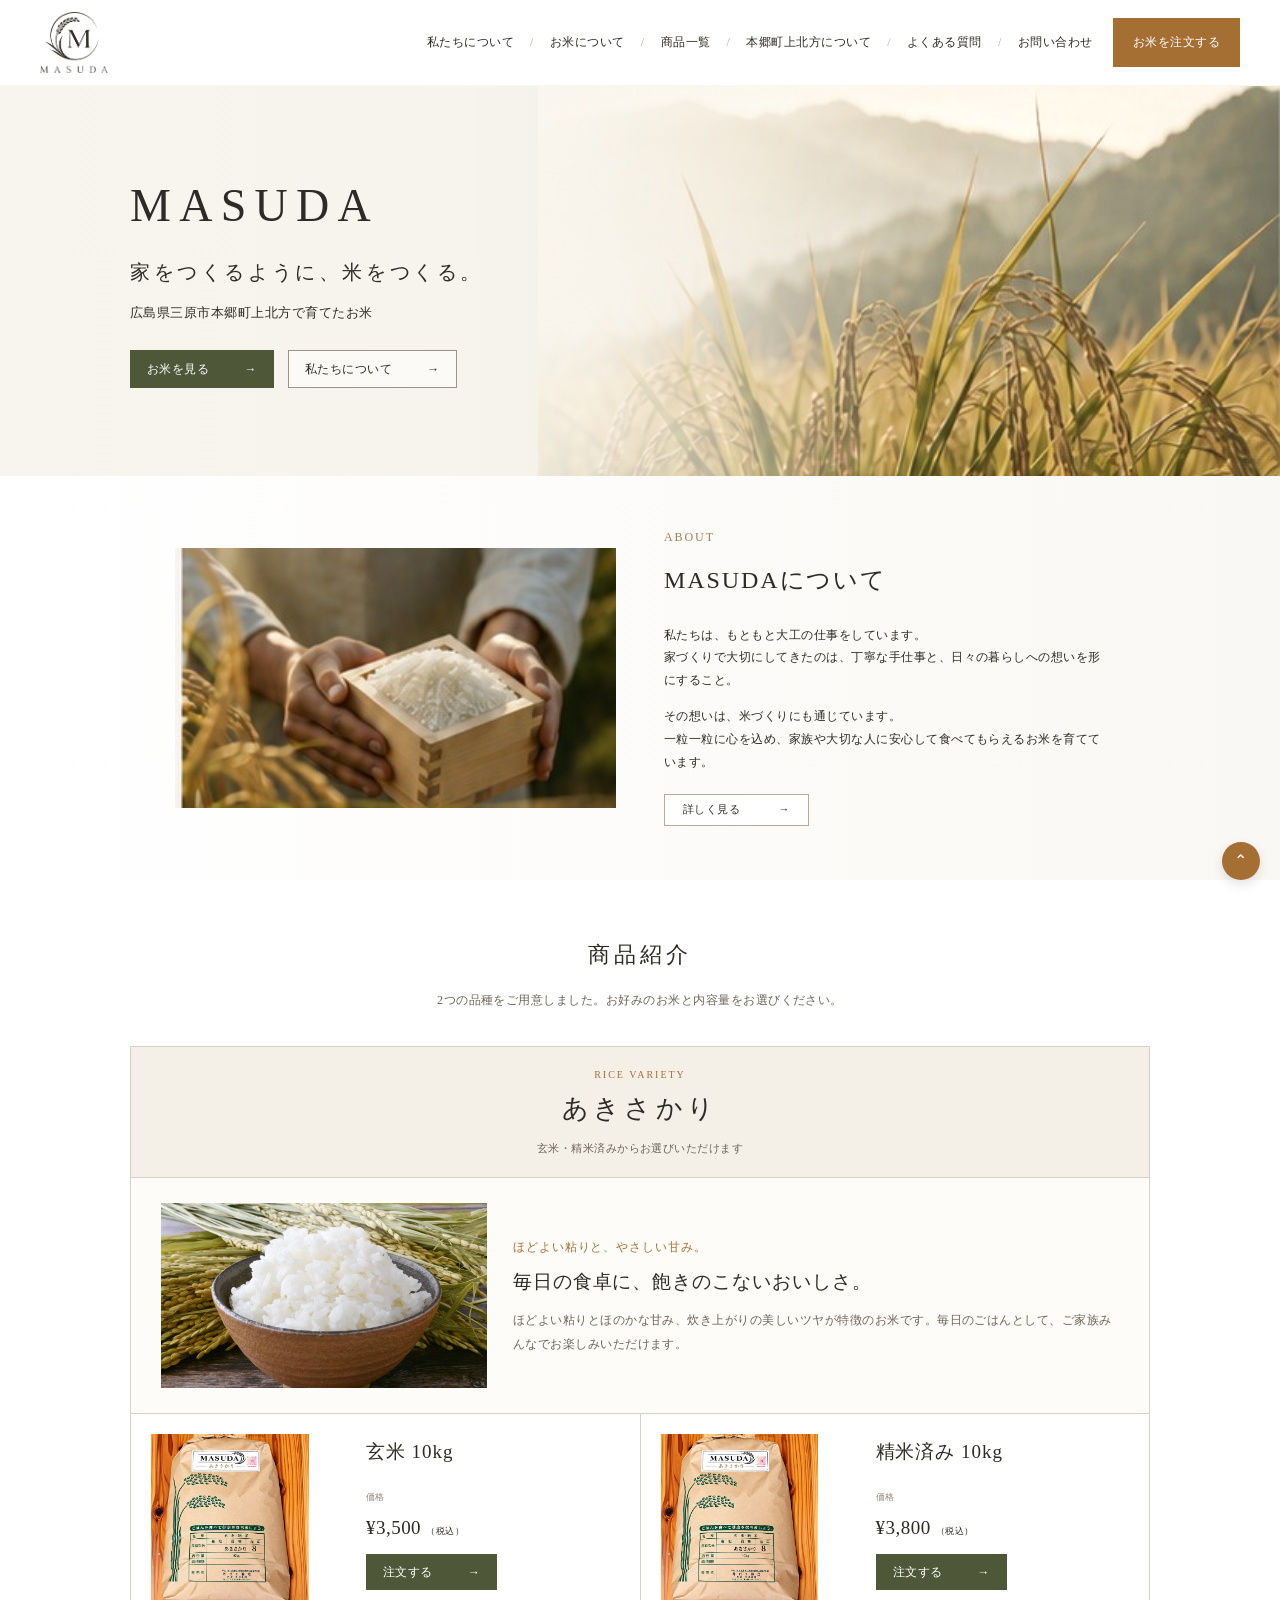
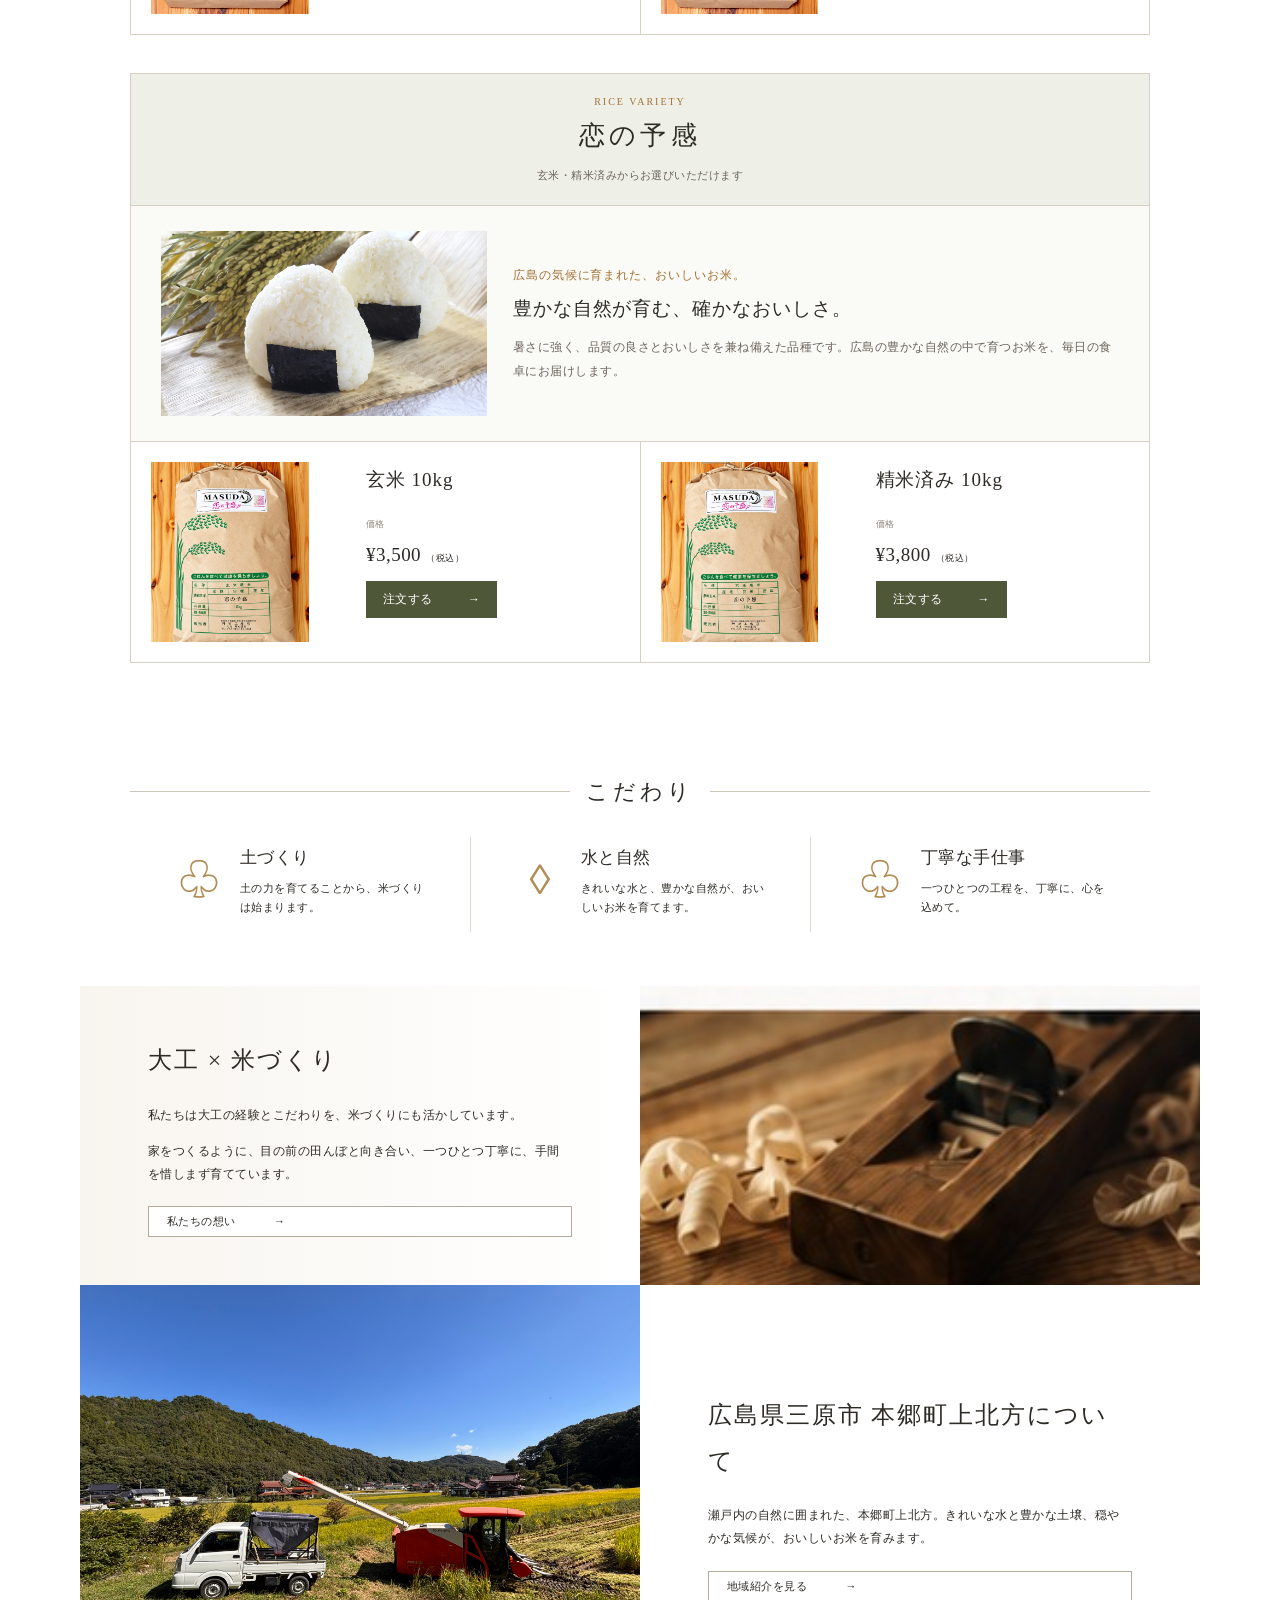
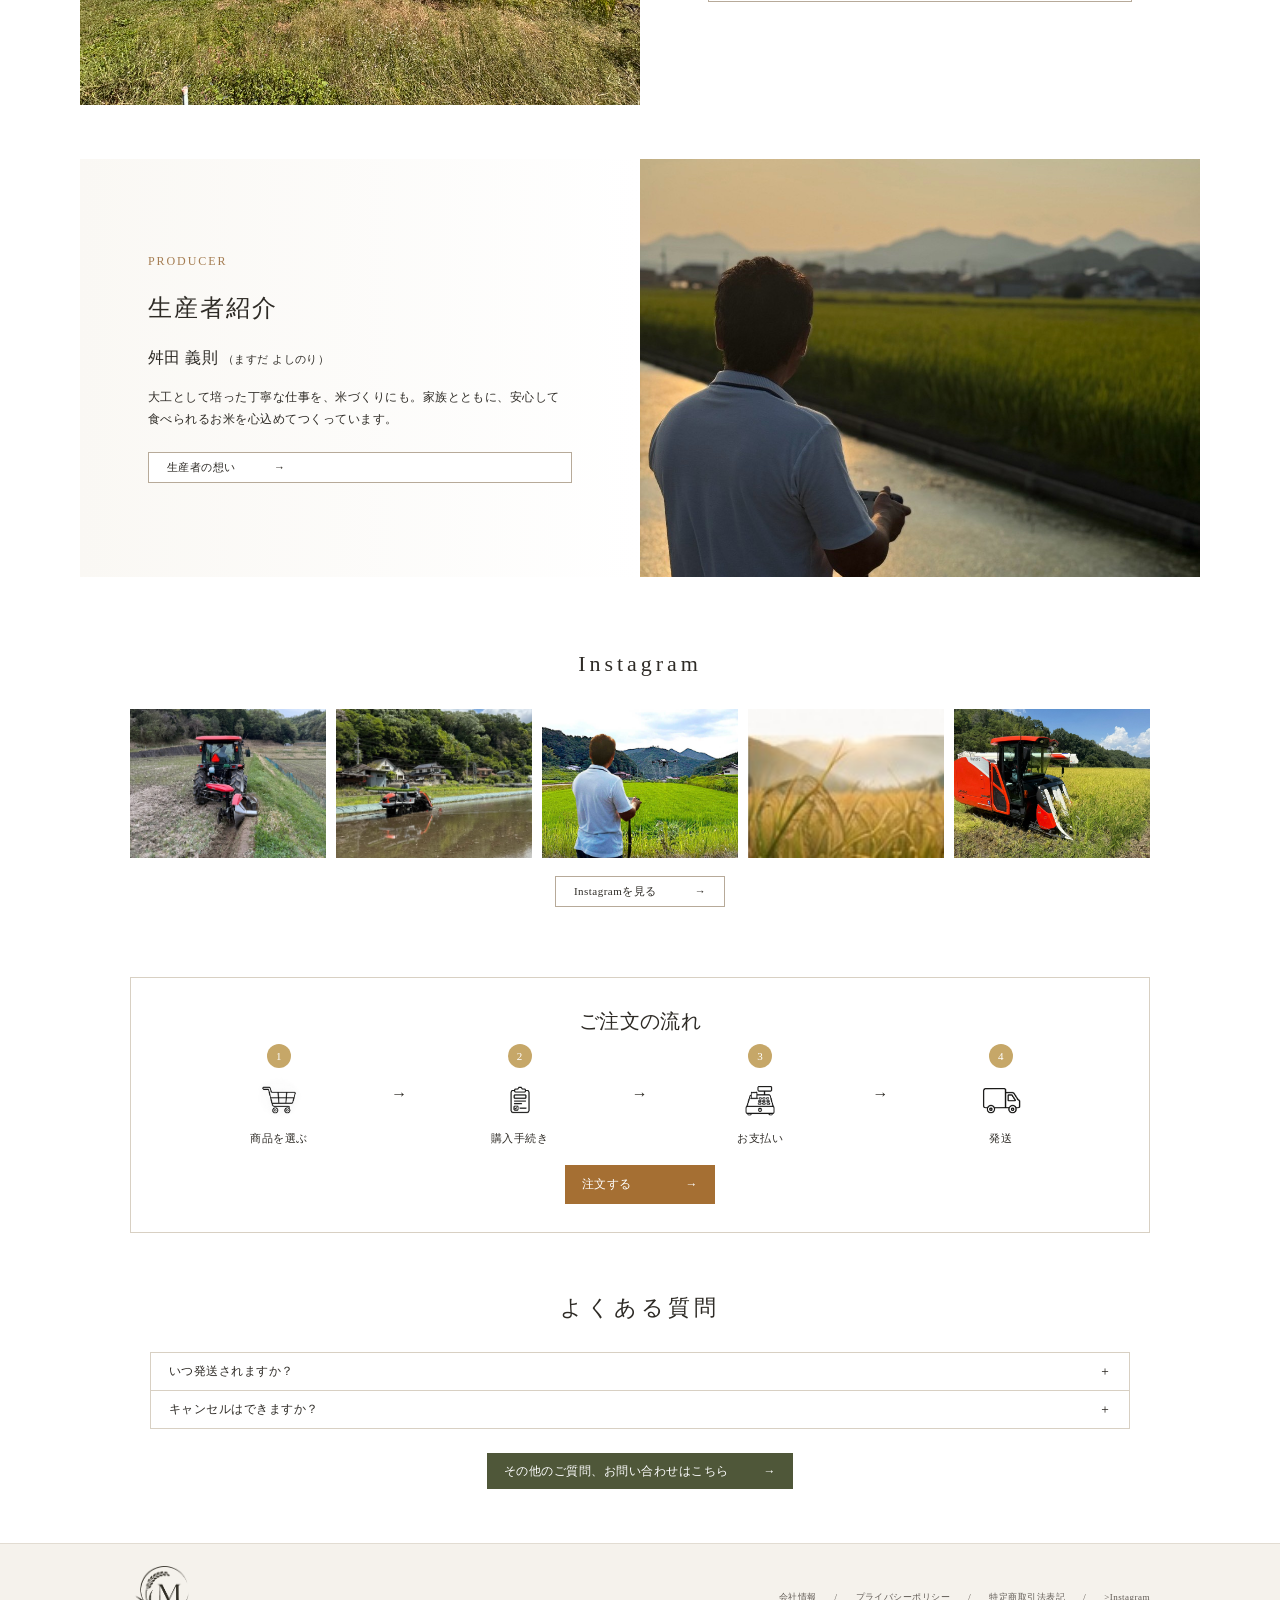
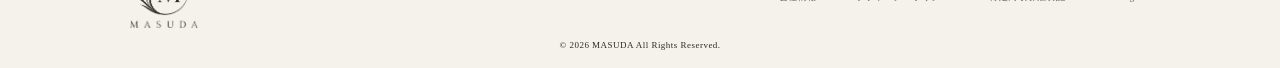
<file: index.html>
<!doctype html>
<html lang="ja">
<head>
  <meta charset="utf-8" />
  <meta name="viewport" content="width=device-width, initial-scale=1" />
  <title>MASUDA｜広島県三原市 本郷町上北方のお米</title>
  <meta name="description" content="家をつくるように、米をつくる。広島県三原市本郷町上北方で育てたお米をお届けします。" />
  <link rel="stylesheet" href="styles.css" />
</head>
<body>
  <header class="site-header">
    <a class="brand" href="#top" aria-label="MASUDA トップへ">
      <img src="assets/背景なし.png" alt="MASUDA" style="display:block; width:170px; max-width:40%; height:auto;" />
    </a>
    <button class="menu-toggle" aria-label="メニューを開く" aria-expanded="false">☰</button>
    <nav class="global-nav" aria-label="メインナビゲーション">
      <a href="#about">私たちについて</a><span>/</span>
      <a href="#rice">お米について</a><span>/</span>
      <a href="#products">商品一覧</a><span>/</span>
      <a href="#area">本郷町上北方について</a><span>/</span>
      <a href="#faq">よくある質問</a><span>/</span>
      <a href="#contact">お問い合わせ</a>
      <a class="nav-cta" href="#order">お米を注文する</a>
    </nav>
  </header>

  <main id="top">
    <section class="hero">
      <div class="hero-photo" aria-hidden="true"></div>
      <div class="hero-fade" aria-hidden="true"></div>
      <div class="hero-inner shell">
        <p class="hero-title">MASUDA</p>
        <h1>家をつくるように、米をつくる。</h1>
        <p class="hero-copy">広島県三原市本郷町上北方で育てたお米</p>
        <div class="hero-actions">
          <a class="button button-dark" href="#products">お米を見る <span>→</span></a>
          <a class="button button-light" href="#about">私たちについて <span>→</span></a>
        </div>
      </div>
    </section>

    <section class="about section" id="about">
      <div class="shell two-col about-grid">
        <img class="photo" src="assets/about.jpg" alt="升に入れたお米を手に持つ様子" />
        <div class="about-copy">
          <p class="eyebrow">ABOUT</p>
          <h2>MASUDAについて</h2>
          <p>私たちは、もともと大工の仕事をしています。<br>家づくりで大切にしてきたのは、丁寧な手仕事と、日々の暮らしへの想いを形にすること。</p>
          <p>その想いは、米づくりにも通じています。<br>一粒一粒に心を込め、家族や大切な人に安心して食べてもらえるお米を育てています。</p>
          <a class="text-button" href="about.html">詳しく見る <span>→</span></a>
        </div>
      </div>
    </section>

    <section class="products section" id="products">
      <div class="shell">
        <div class="section-heading-inline"><h2>商品紹介</h2></div>
        <p class="products-intro">2つの品種をご用意しました。お好みのお米と内容量をお選びください。</p>
          <section class="rice-variety rice-variety--akisakari" aria-labelledby="heading-akisakari">
            <div class="variety-heading">
              <span class="variety-eyebrow">RICE VARIETY</span>
              <h3 id="heading-akisakari">あきさかり</h3>
              <p>玄米・精米済みからお選びいただけます</p>
            </div>
            <div class="variety-story">
              <img class="variety-story-photo" src="assets/akisakari.jpg" alt="あきさかりの写真" loading="lazy" />
              <div class="variety-story-text">
                <p class="variety-tagline">ほどよい粘りと、やさしい甘み。</p>
                <h4>毎日の食卓に、飽きのこないおいしさ。</h4>
                <p>ほどよい粘りとほのかな甘み、炊き上がりの美しいツヤが特徴のお米です。毎日のごはんとして、ご家族みんなでお楽しみいただけます。</p>
              </div>
            </div>
            <div class="product-grid">
              <article class="product-card">
                <img src="assets/あきさかり.jpg" alt="あきさかり 玄米 10kg" loading="lazy" />
                <div class="product-body">
                  <h4>玄米 <span>10kg</span></h4>
                  <span class="label">価格</span>
                  <p class="price">¥3,500 <small>（税込）</small></p>
                  <a href="https://masudabuild.base.shop/items/163537038"target="_blank" class="button button-dark small">注文する <span>→</span></a>
                </div>
              </article>

              <article class="product-card">
                <img src="assets/あきさかり.jpg" alt="あきさかり 精米済み 10kg" loading="lazy" />
                <div class="product-body">
                  <h4>精米済み <span>10kg</span></h4>
                  <span class="label">価格</span>
                  <p class="price">¥3,800 <small>（税込）</small></p>
                  <a href="https://masudabuild.base.shop/items/163537312"target="_blank" class="button button-dark small">注文する <span>→</span></a>
                </div>
              </article>
             
            </div>
          </section>
          <section class="rice-variety rice-variety--koinoyokan" aria-labelledby="heading-koinoyokan">
            <div class="variety-heading">
              <span class="variety-eyebrow">RICE VARIETY</span>
              <h3 id="heading-koinoyokan">恋の予感</h3>
              <p>玄米・精米済みからお選びいただけます</p>
            </div>
            <div class="variety-story">
              <img class="variety-story-photo" src="assets/koinoyokan.jpg" alt="おにぎりの写真" loading="lazy" />
              <div class="variety-story-text">
                <p class="variety-tagline">広島の気候に育まれた、おいしいお米。</p>
                <h4>豊かな自然が育む、確かなおいしさ。</h4>
                <p>暑さに強く、品質の良さとおいしさを兼ね備えた品種です。広島の豊かな自然の中で育つお米を、毎日の食卓にお届けします。</p>
              </div>
            </div>
            <div class="product-grid">
              <article class="product-card">
                <img src="assets/恋の予感10kg.jpg" alt="恋の予感 玄米 10kg" loading="lazy" />
                <div class="product-body">
                  <h4>玄米 <span>10kg</span></h4>
                  <span class="label">価格</span>
                  <p class="price">¥3,500 <small>（税込）</small></p>
                  <a href="https://masudabuild.base.shop/items/163374486"target="_blank" class="button button-dark small">注文する <span>→</span></a>
                </div>
              </article>

              <article class="product-card">
                <img src="assets/恋の予感10kg.jpg" alt="恋の予感 精米済み 10kg" loading="lazy" />
                <div class="product-body">
                  <h4>精米済み <span>10kg</span></h4>
                  <span class="label">価格</span>
                  <p class="price">¥3,800 <small>（税込）</small></p>
                  <a href="https://masudabuild.base.shop/items/163375586"target="_blank" class="button button-dark small">注文する <span>→</span></a>
                </div>
              </article>

            </div>
          </section>
      </div>
    </section>

    <section class="section commitment" id="rice">
      <div class="shell">
        <h2 class="center-title"><span>こだわり</span></h2>
        <div class="feature-grid">
          <article><div class="icon">♧</div><h3>土づくり</h3><p>土の力を育てることから、米づくりは始まります。</p></article>
          <article><div class="icon">◊</div><h3>水と自然</h3><p>きれいな水と、豊かな自然が、おいしいお米を育てます。</p></article>
          <article><div class="icon">♧</div><h3>丁寧な手仕事</h3><p>一つひとつの工程を、丁寧に、心を込めて。</p></article>
        </div>
      </div>
    </section>

    <section class="story-block" id="story">
      <div class="shell split-row">
        <div class="text-panel"><h2>大工 × 米づくり</h2><p>私たちは大工の経験とこだわりを、米づくりにも活かしています。</p><p>家をつくるように、目の前の田んぼと向き合い、一つひとつ丁寧に、手間を惜しまず育てています。</p><a class="text-button" href="about.html">私たちの想い <span>→</span></a></div>
        <img src="assets/wood.jpg" alt="鉋と木くず" />
      </div>
    </section>

    <section class="area-block" id="area">
      <div class="shell split-row reverse-mobile">
        <img src="assets/IMG_4456.JPEG" alt="広島県三原市本郷町上北方の田園風景" />
        <div class="text-panel"><h2>広島県三原市 本郷町上北方について</h2><p>瀬戸内の自然に囲まれた、本郷町上北方。きれいな水と豊かな土壌、穏やかな気候が、おいしいお米を育みます。</p><a class="text-button" href="chiiki.html">地域紹介を見る <span>→</span></a></div>
      </div>
    </section>

    <section class="producer section">
      <div class="shell split-row producer-row">
        <div class="text-panel"><p class="eyebrow">PRODUCER</p><h2>生産者紹介</h2><h3>舛田 義則 <small>（ますだ よしのり）</small></h3><p>大工として培った丁寧な仕事を、米づくりにも。家族とともに、安心して食べられるお米を心込めてつくっています。</p><a class="text-button" href="#contact">生産者の想い <span>→</span></a></div>
        <img src="assets/MASUDA.jpg" alt="生産者 舛田義則" />
      </div>
    </section>

    <section class="instagram section">
      <div class="shell">
        <h2 class="center-title simple">Instagram</h2>
        <div class="insta-grid">
          <img src="assets/azenuri.jpg" alt="畔塗り"><img src="assets/taue.jpg" alt="田植え"><img src="assets/dron.jpg" alt="ドローン"><img src="assets/insta1.jpg" alt="稲穂"><img src="assets/inekari.jpg" alt="稲刈り">
        </div>
        <div class="center"><a class="text-button" href="https://www.instagram.com/masudabuilding/" target="_blank"rel="noopener noreferrer">Instagramを見る <span>→</span></a></div>
      </div>
    </section>

    <section class="order section" id="order">
      <div class="shell order-box">
        <h2>ご注文の流れ</h2>
        
        <div class="steps">
          <div class="step"><span>1</span><div class="step-icon"><img src="assets/cart.png" alt="商品を選ぶ" /></div><p>商品を選ぶ</p></div><b>→</b>
          <div class="step"><span>2</span><div class="step-icon"><img src="assets/application.png" alt="購入手続き" /></div><p>購入手続き</p></div><b>→</b>
          <div class="step"><span>3</span><div class="step-icon"><img src="assets/reji.png" alt="支払い" /></div><p>お支払い</p></div><b>→</b>
          <div class="step"><span>4</span><div class="step-icon"><img src="assets/track.png" alt="発送" /></div><p>発送</p></div>
        </div>
        <a class="button button-gold order-cta" href="https://masudabuild.base.shop/"target="_blank"rel="noopener noreferrer">注文する <span>→</span></a>
      </div>
    </section>

    <section class="faq section" id="faq">
      <div class="shell narrow">
        <h2 class="center-title simple">よくある質問</h2>
        <details>
            <summary>いつ発送されますか？</summary>
            <p>ご入金確認後、３～４日程度で準備が整い次第発送いたします。</p>
          </details>
        <details>
            <summary>キャンセルはできますか？</summary>
            <p>発送前であれば対応できる場合があります（基本的にはキャンセルできません）。お問い合わせください。</p>
          </details>
        </div>
          <a href="https://thebase.com/inquiry/masudabuild-base-shop?_gl=1*1xmpvdx*_gcl_au*MTU4NjIxMDMwMi4xNzkyMzE3ODU2*_ga*NDA3ODE1NzE0LjE3OTIzMTc4NTY.*_ga_574HL6KGKQ*czE3OTIzMjUwMjAkbzIkZzEkdDE3OTIzMjU1MTQkajQxJGwwJGgw"target="_blank"rel="noopener noreferrer" class="button button-dark small">その他のご質問、お問い合わせはこちら <span>→</span></a>
      
    </section>
  </main>

  <footer class="site-footer" id="contact">
    <div class="shell footer-inner">
        <a class="brand" href="#top">
            <img src="assets/背景なし.png" alt="MASUDA" style="display:block; width:170px; max-width:40%; height:auto;" />
        </a>
        <nav>
            <a href="#">会社情報</a>
            <span>/</span>
            <a href="https://masudabuild.base.shop/privacy"target="_blank"rel="noopener noreferrer">プライバシーポリシー</a>
            <span>/</span>
            <a href="https://masudabuild.base.shop/law"target="_blank"rel="noopener noreferrer">特定商取引法表記</a>
            <span>/</span>
            <a href="https://www.instagram.com/masudabuilding/" target="_blank"rel="noopener noreferrer">>Instagram</a>
        </nav>
      </div>
    <small>© 2026 MASUDA All Rights Reserved.</small>
  </footer>
  <a class="to-top" href="#top" aria-label="ページ上部へ">⌃</a>
  <script src="script.js"></script>
</body>
</html>
</file>
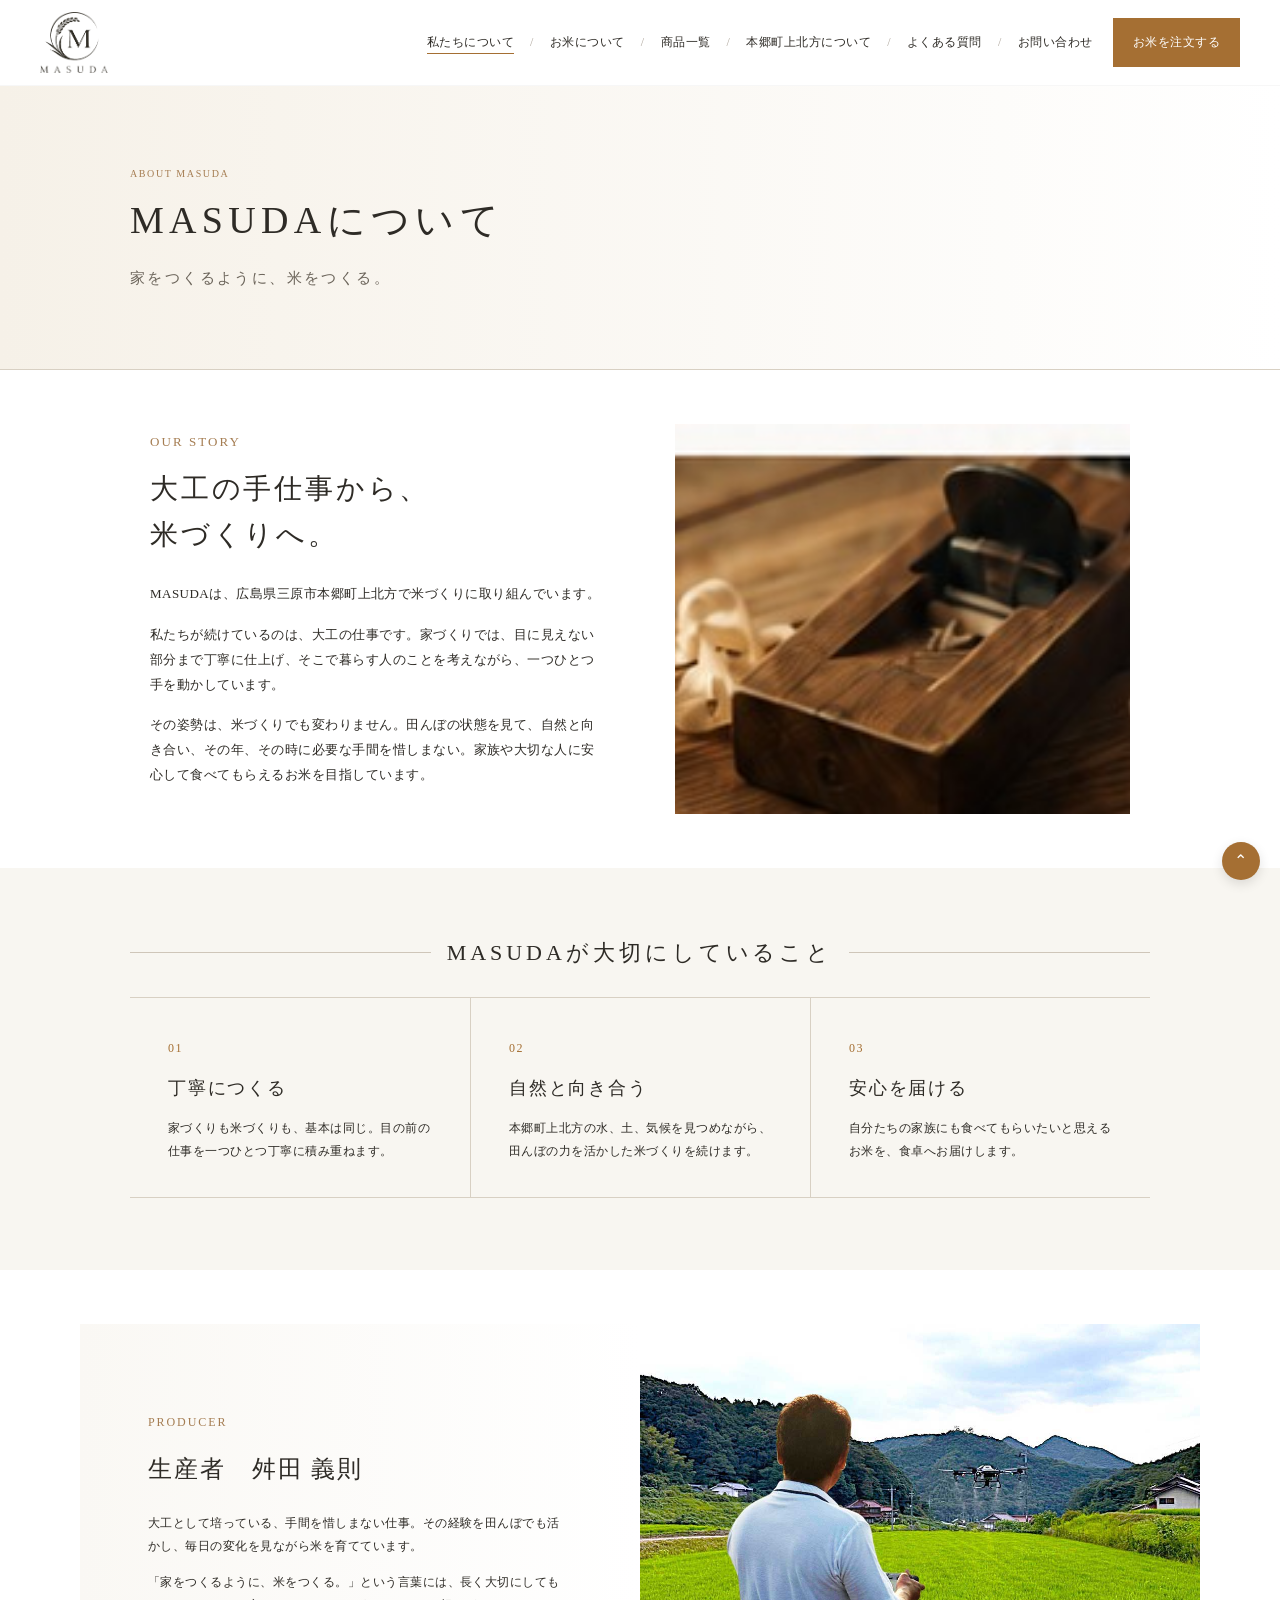
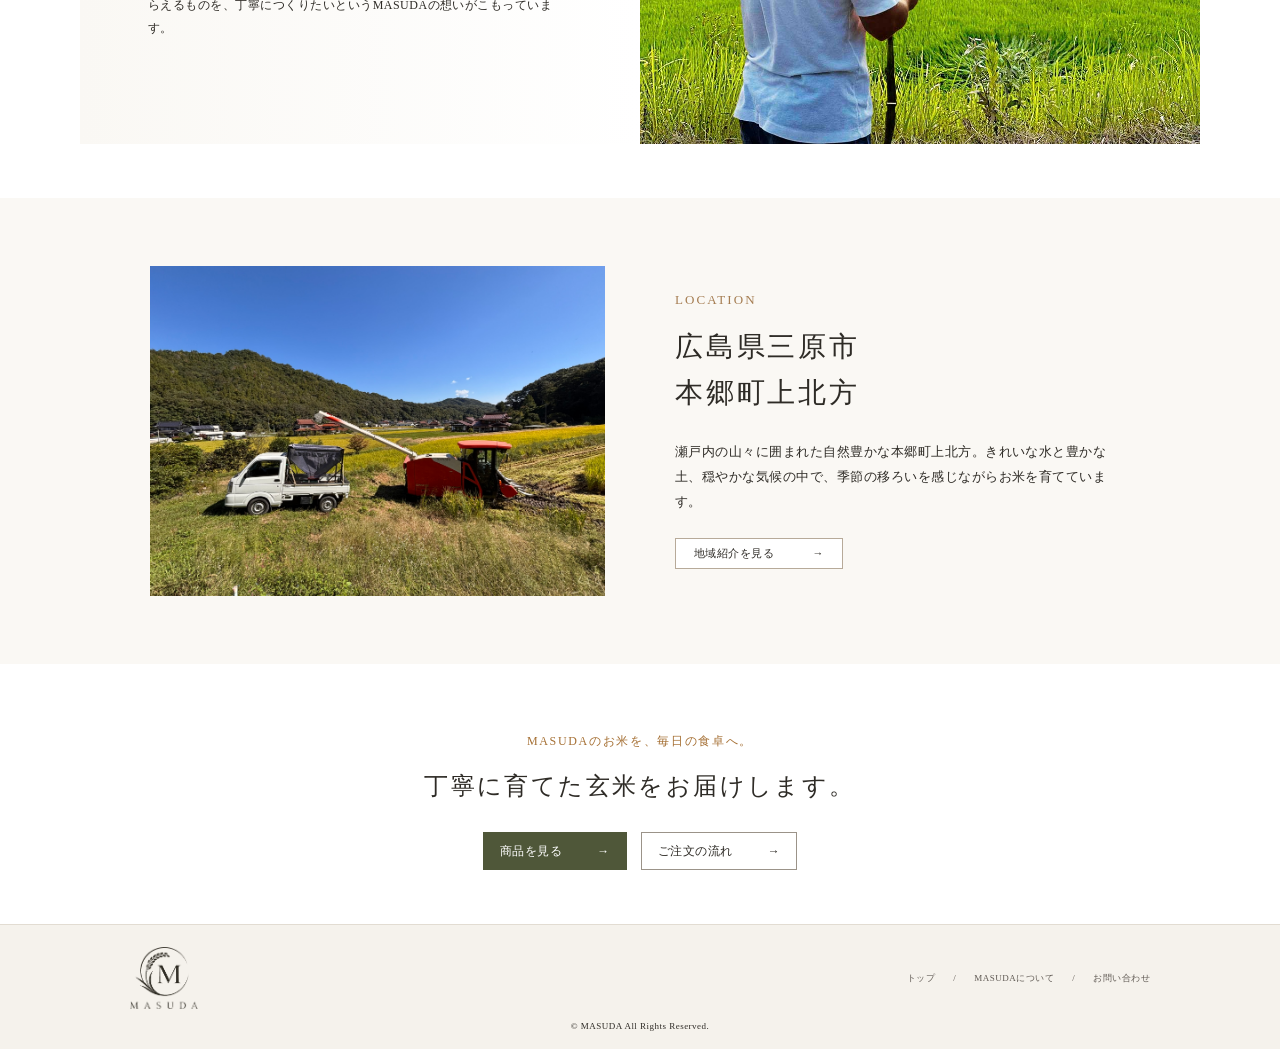
<file: about.html>
<!doctype html>
<html lang="ja">
<head>
  <meta charset="utf-8" />
  <meta name="viewport" content="width=device-width, initial-scale=1" />
  <title>MASUDAについて｜MASUDA</title>
  <meta name="description" content="大工として培った丁寧な手仕事を米づくりへ。MASUDAと生産者・舛田義則の想いをご紹介します。" />
  <link rel="stylesheet" href="styles.css" />
</head>
<body>
<header class="site-header">
  <a class="brand" href="index.html" aria-label="MASUDA トップへ"><img src="assets/背景なし.png" alt="MASUDA" style="display:block;width:170px;max-width:40%;height:auto" /></a>
  <button class="menu-toggle" aria-label="メニューを開く" aria-expanded="false">☰</button>
  <nav class="global-nav" aria-label="メインナビゲーション">
    <a href="about.html" aria-current="page">私たちについて</a><span>/</span><a href="index.html#rice">お米について</a><span>/</span><a href="index.html#products">商品一覧</a><span>/</span><a href="index.html#area">本郷町上北方について</a><span>/</span><a href="index.html#faq">よくある質問</a><span>/</span><a href="index.html#contact">お問い合わせ</a><a class="nav-cta" href="index.html#order">お米を注文する</a>
  </nav>
</header>
<main>
  <section class="about-page-hero">
      <div class="shell">
          <p class="eyebrow">ABOUT MASUDA</p>
          <h1>MASUDAについて</h1>
          <p>家をつくるように、米をつくる。</p>
      </div>
    </section>
  <section class="section">
      <div class="shell about-intro">
          <div>
              <p class="eyebrow">OUR STORY</p>
              <h2>大工の手仕事から、<br>米づくりへ。</h2>
              <p>MASUDAは、広島県三原市本郷町上北方で米づくりに取り組んでいます。</p>
              <p>私たちが続けているのは、大工の仕事です。家づくりでは、目に見えない部分まで丁寧に仕上げ、そこで暮らす人のことを考えながら、一つひとつ手を動かしています。</p>
              <p>その姿勢は、米づくりでも変わりません。田んぼの状態を見て、自然と向き合い、その年、その時に必要な手間を惜しまない。家族や大切な人に安心して食べてもらえるお米を目指しています。</p>
          </div>
          <img src="assets/wood.jpg" alt="大工仕事を象徴する鉋と木くず" />
      </div>
    </section>
  <section class="about-values">
      <div class="shell">
          <h2 class="center-title"><span>MASUDAが大切にしていること</span></h2>
          <div class="about-value-grid">
              <article>
                  <b>01</b>
                  <h3>丁寧につくる</h3>
                  <p>家づくりも米づくりも、基本は同じ。目の前の仕事を一つひとつ丁寧に積み重ねます。</p>
              </article>
              <article>
                  <b>02</b>
                  <h3>自然と向き合う</h3>
                  <p>本郷町上北方の水、土、気候を見つめながら、田んぼの力を活かした米づくりを続けます。</p>
              </article>
              <article>
                  <b>03</b>
                  <h3>安心を届ける</h3>
                  <p>自分たちの家族にも食べてもらいたいと思えるお米を、食卓へお届けします。</p>
              </article>
          </div>
      </div>
    </section>
  <section class="section">
      <div class="shell split-row producer-row">
          <div class="text-panel">
              <p class="eyebrow">PRODUCER</p>
              <h2>生産者　舛田 義則</h2>
              <p>大工として培っている、手間を惜しまない仕事。その経験を田んぼでも活かし、毎日の変化を見ながら米を育てています。</p>
              <p>「家をつくるように、米をつくる。」という言葉には、長く大切にしてもらえるものを、丁寧につくりたいというMASUDAの想いがこもっています。</p>
          </div>
          <img src="assets/dron.jpg" alt="生産者 舛田義則" />
      </div>
    </section>
  <section class="about-location">
      <div class="shell about-intro">
          <img src="assets/IMG_4456.JPEG" alt="広島県三原市本郷町上北方の田園風景" />
          <div>
          <p class="eyebrow">LOCATION</p>
              <h2>広島県三原市<br>本郷町上北方</h2>
              <p>瀬戸内の山々に囲まれた自然豊かな本郷町上北方。きれいな水と豊かな土、穏やかな気候の中で、季節の移ろいを感じながらお米を育てています。</p>
              <a class="text-button" href="chiiki.html">地域紹介を見る <span>→</span></a>
          </div>
      </div>
    </section>
  <section class="about-cta section">
      <div class="shell">
          <p>MASUDAのお米を、毎日の食卓へ。</p>
          <h2>丁寧に育てた玄米をお届けします。</h2>
          <div class="hero-actions"><a class="button button-dark" href="index.html#products">商品を見る <span>→</span></a>
              <a class="button button-light" href="index.html#order">ご注文の流れ <span>→</span></a>
          </div>
      </div>
    </section>
</main>
<footer class="site-footer" id="contact">
    <div class="shell footer-inner">
        <a class="brand" href="index.html">
            <img src="assets/背景なし.png" alt="MASUDA" style="display:block;width:170px;max-width:40%;height:auto" /></a>
        <nav>
            <a href="index.html">トップ</a><span>/</span>
            <a href="about.html">MASUDAについて</a><span>/</span>
            <a href="index.html#contact">お問い合わせ</a>
        </nav>
    </div>
    <small>© MASUDA All Rights Reserved.</small>
    </footer>
<a class="to-top" href="#" aria-label="ページ上部へ">⌃</a>
    <script src="script.js">
    </script>
</body></html>
</file>
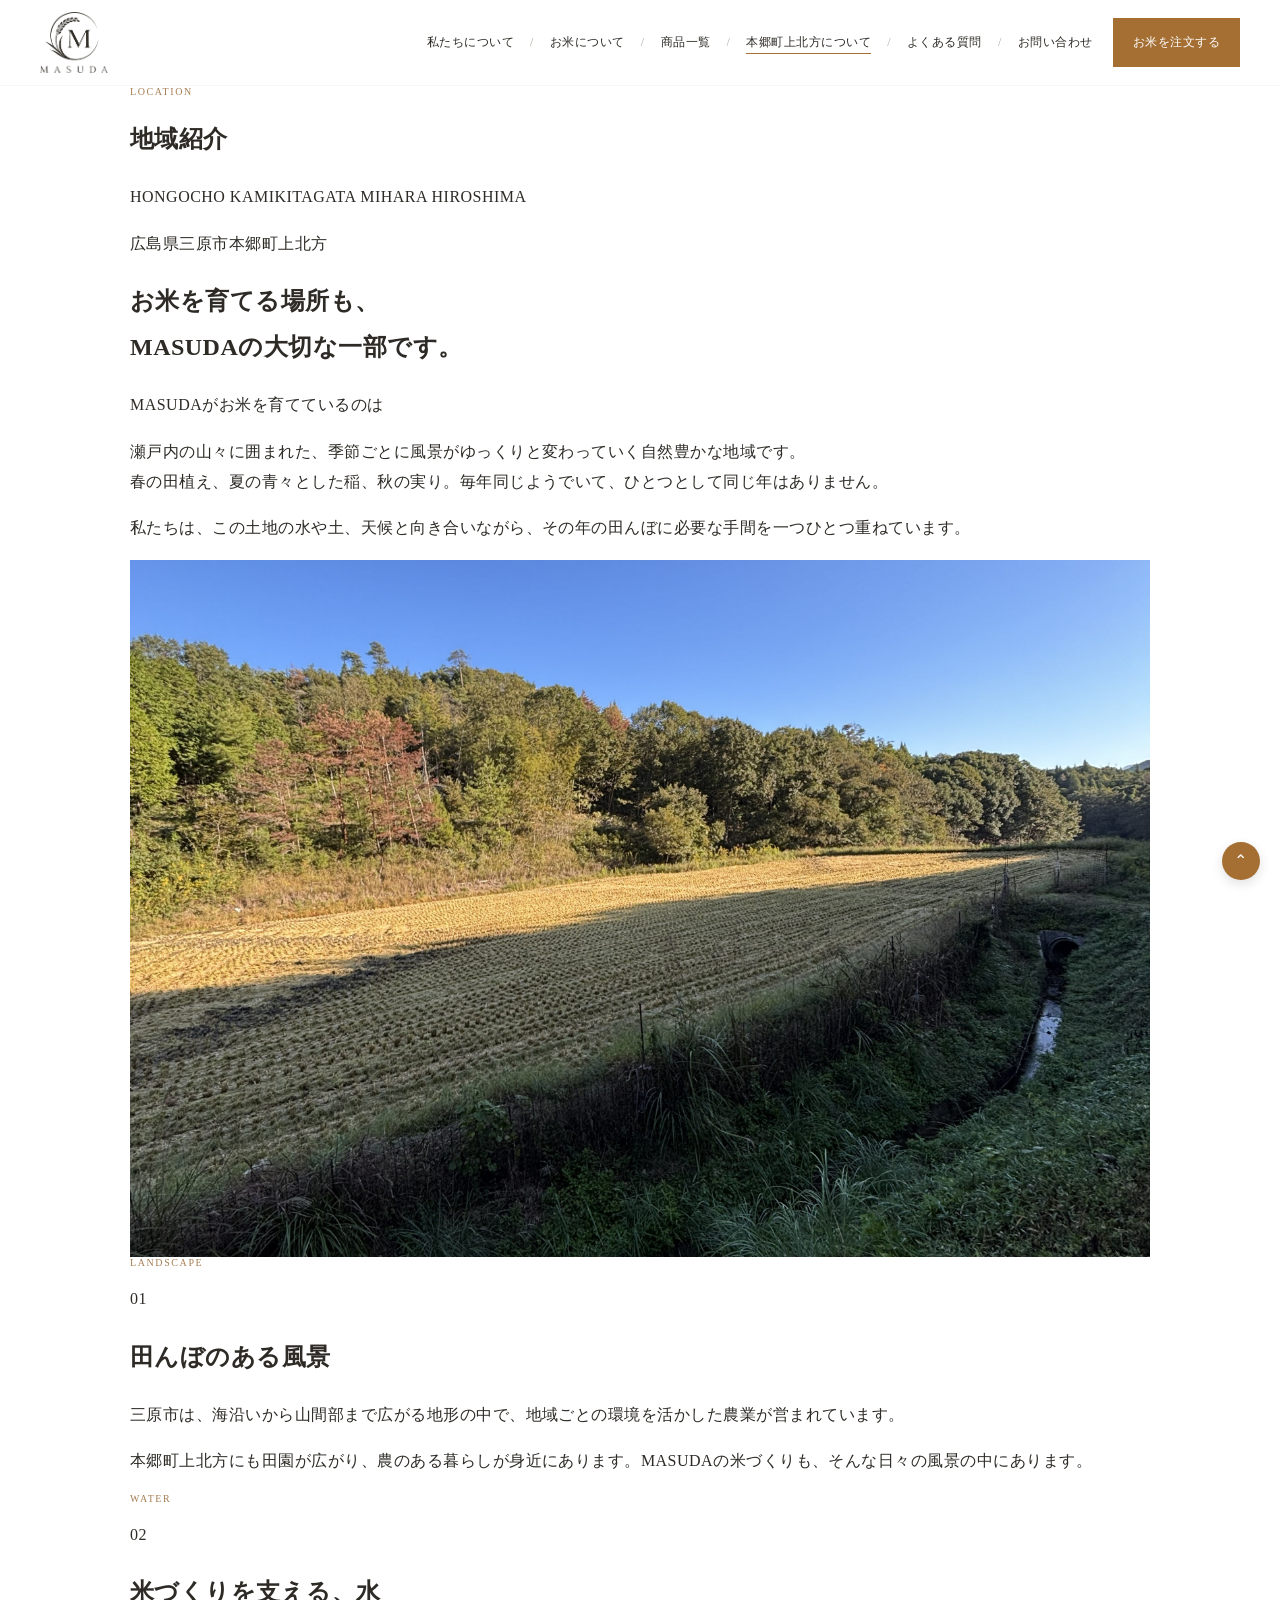
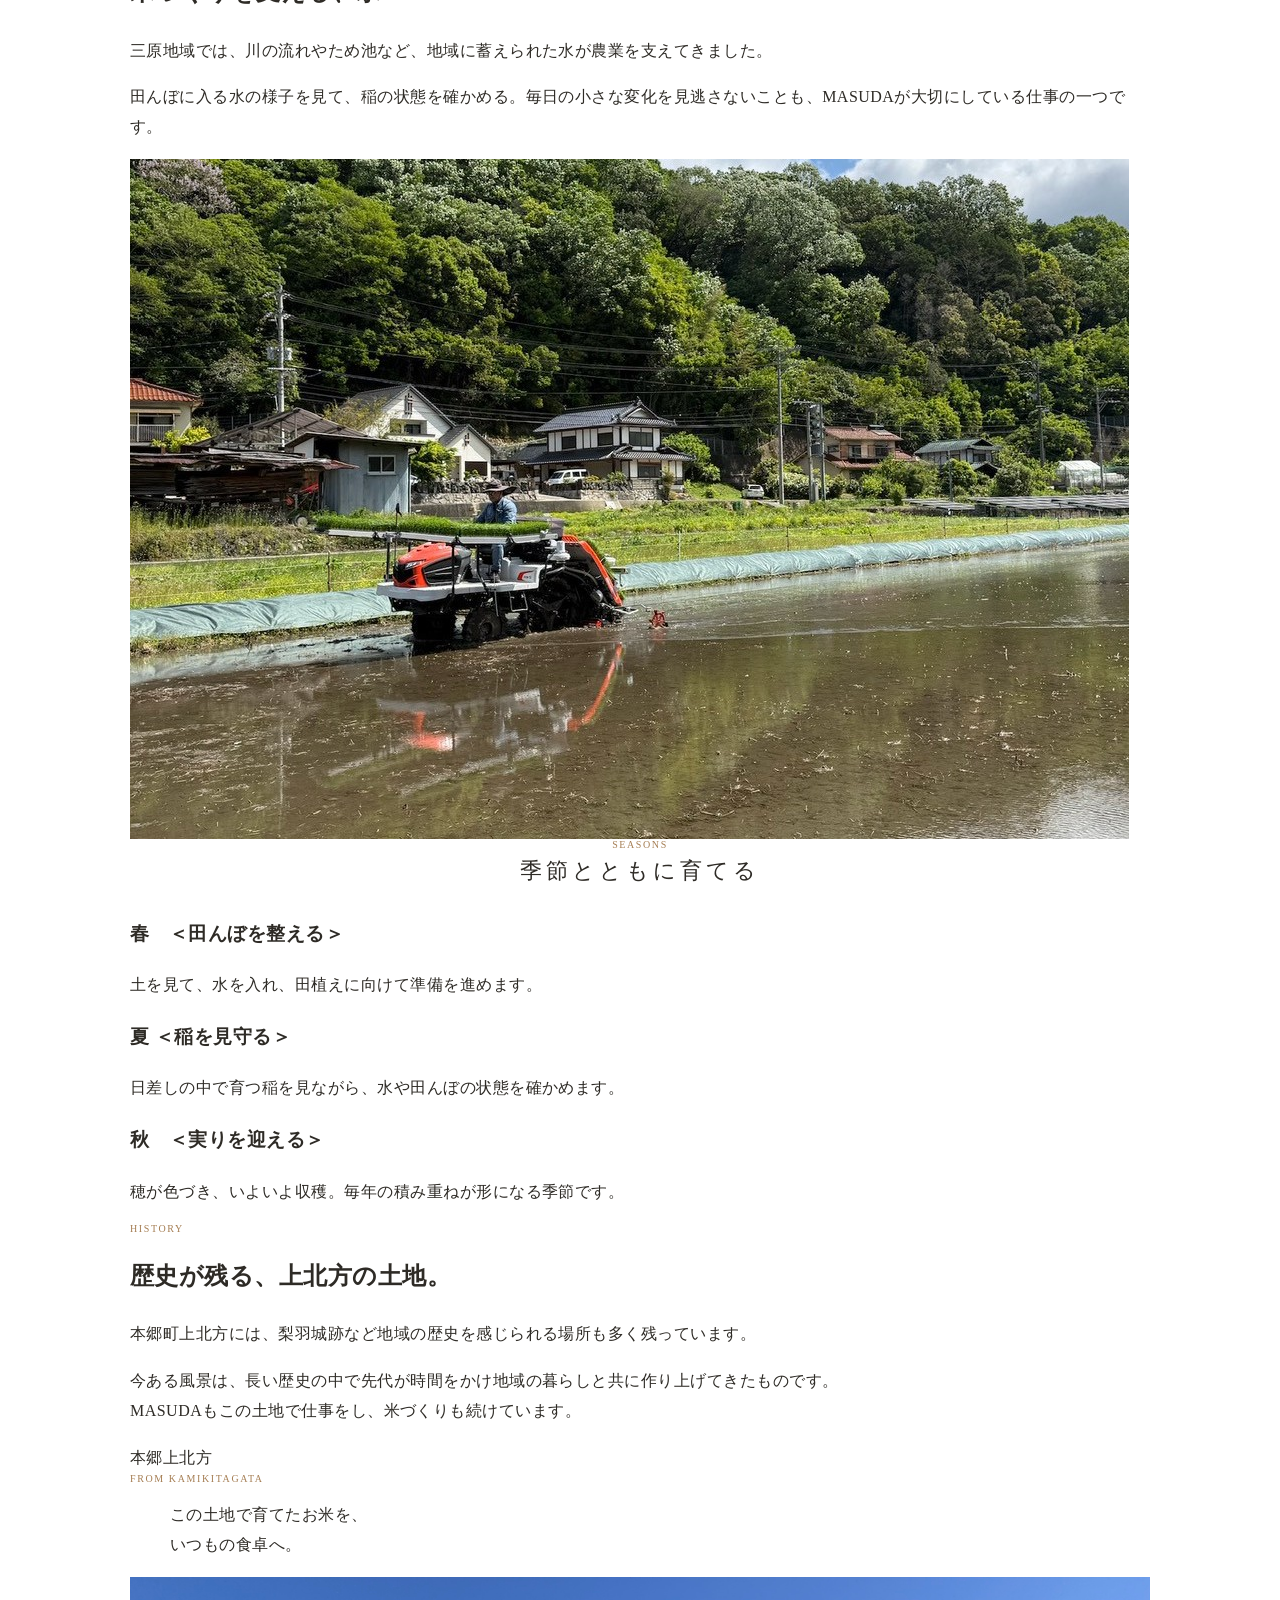
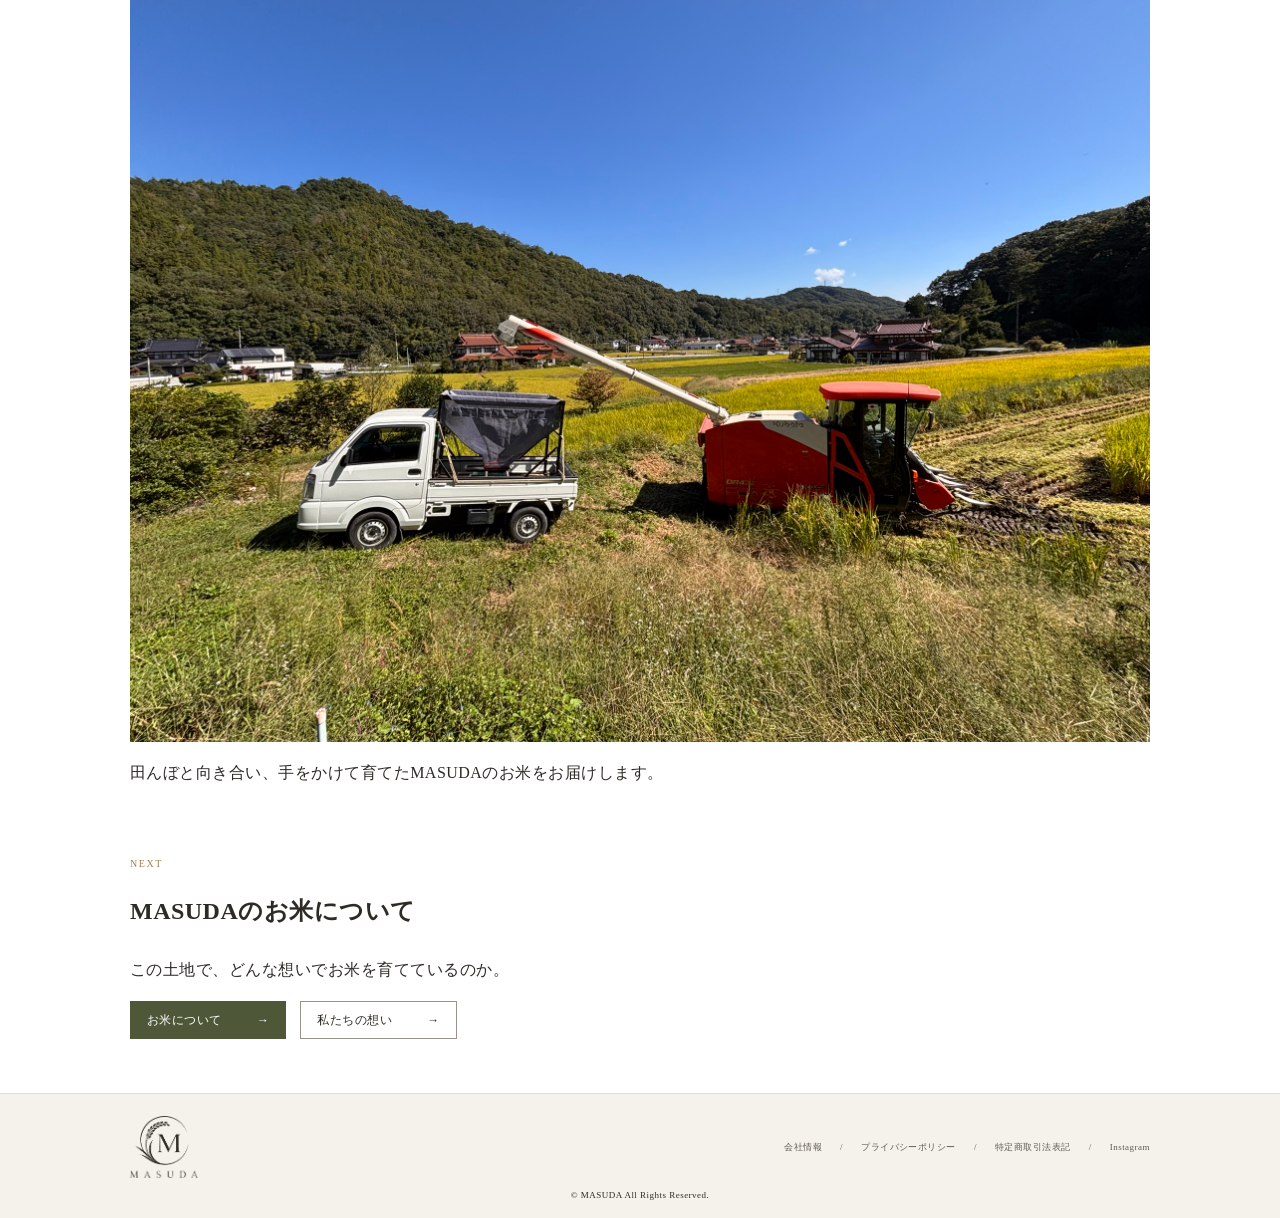
<file: chiiki.html>
<!doctype html>
<html lang="ja">
<head>
  <meta charset="utf-8" />
  <meta name="viewport" content="width=device-width, initial-scale=1" />
  <title>地域紹介｜MASUDA｜広島県三原市 本郷町上北方</title>
  <meta name="description" content="MASUDAがお米を育てる、広島県三原市本郷町上北方。水と田園、季節の移ろいに恵まれた土地をご紹介します。" />
  <link rel="stylesheet" href="styles.css" />
</head>
<body>
  <header class="site-header">
    <a class="brand" href="index.html" aria-label="MASUDA トップへ">
      <img src="assets/背景なし.png" alt="MASUDA" style="display:block;width:170px;max-width:40%;height:auto;" />
    </a>
    <button class="menu-toggle" aria-label="メニューを開く" aria-expanded="false">☰</button>
    <nav class="global-nav" aria-label="メインナビゲーション">
      <a href="about.html">私たちについて</a><span>/</span>
      <a href="index.html#rice">お米について</a><span>/</span>
      <a href="index.html#products">商品一覧</a><span>/</span>
      <a href="chiiki.html" aria-current="page">本郷町上北方について</a><span>/</span>
      <a href="index.html#faq">よくある質問</a><span>/</span>
      <a href="index.html#contact">お問い合わせ</a>
      <a class="nav-cta" href="index.html#order">お米を注文する</a>
    </nav>
  </header>

  <main>
    <section class="chiiki-hero">
      <div class="chiiki-hero-photo" aria-hidden="true"></div>
      <div class="chiiki-hero-shade" aria-hidden="true"></div>
      <div class="shell chiiki-hero-inner">
        <p class="eyebrow">LOCATION</p>
        <h1>地域紹介</h1>
        <p class="chiiki-kicker">HONGOCHO KAMIKITAGATA MIHARA HIROSHIMA</p>  
        <p class="chiiki-lead">広島県三原市本郷町上北方</p>
        
      </div>
    </section>

    <section class="chiiki-intro-section">
      <div class="shell chiiki-intro">
        
        <h2>お米を育てる場所も、<br>MASUDAの大切な一部です。</h2>
        <div class="chiiki-intro-copy">
       
          <p>MASUDAがお米を育てているのは</p>
          <p>瀬戸内の山々に囲まれた、季節ごとに風景がゆっくりと変わっていく自然豊かな地域です。<br>
              春の田植え、夏の青々とした稲、秋の実り。毎年同じようでいて、ひとつとして同じ年はありません。</p>
          <p>私たちは、この土地の水や土、天候と向き合いながら、その年の田んぼに必要な手間を一つひとつ重ねています。</p>
        </div>
      </div>
    </section>

    <section class="chiiki-feature-section">
      <div class="shell chiiki-feature-grid">
        <div class="chiiki-feature-photo"><img src="assets/IMG_4528.jpg" alt="本郷町上北方の田園風景" /></div>
        <div class="chiiki-feature-copy">
          <p class="eyebrow">LANDSCAPE</p>
          <p class="chiiki-number">01</p>
          <h2>田んぼのある風景</h2>
          <p>三原市は、海沿いから山間部まで広がる地形の中で、地域ごとの環境を活かした農業が営まれています。</p>
          <p>本郷町上北方にも田園が広がり、農のある暮らしが身近にあります。MASUDAの米づくりも、そんな日々の風景の中にあります。</p>
        </div>
      </div>
    </section>

    <section class="chiiki-feature-section alt">
      <div class="shell chiiki-feature-grid reverse">
        <div class="chiiki-feature-copy">
          <p class="eyebrow">WATER</p>
          <p class="chiiki-number">02</p>
          <h2>米づくりを支える、水</h2>
          <p>三原地域では、川の流れやため池など、地域に蓄えられた水が農業を支えてきました。</p>
          <p>田んぼに入る水の様子を見て、稲の状態を確かめる。毎日の小さな変化を見逃さないことも、MASUDAが大切にしている仕事の一つです。</p>
        </div>
        <div class="chiiki-feature-photo"><img src="assets/taue.jpg" alt="水田と稲のイメージ" /></div>
      </div>
    </section>

    <section class="chiiki-seasons">
      <div class="shell">
        <p class="eyebrow center">SEASONS</p>
        <h2 class="center-title simple">季節とともに育てる</h2>
        <div class="chiiki-season-grid">
          <article>
          <h3>春　＜田んぼを整える＞</h3>
              <p>土を見て、水を入れ、田植えに向けて準備を進めます。</p>
            </article>
          <article>
              <h3>夏 ＜稲を見守る＞</h3>
              <p>日差しの中で育つ稲を見ながら、水や田んぼの状態を確かめます。</p>
            </article>
          <article>
              <h3>秋　＜実りを迎える＞</h3>
              <p>穂が色づき、いよいよ収穫。毎年の積み重ねが形になる季節です。</p>
            </article>
        </div>
      </div>
    </section>

    <section class="chiiki-history">
      <div class="shell chiiki-history-grid">
        <div>
          <p class="eyebrow">HISTORY</p>
          <h2>歴史が残る、上北方の土地。</h2>
          <p>本郷町上北方には、梨羽城跡など地域の歴史を感じられる場所も多く残っています。</p>
          <p>今ある風景は、長い歴史の中で先代が時間をかけ地域の暮らしと共に作り上げてきたものです。<br>MASUDAもこの土地で仕事をし、米づくりも続けています。</p>
        </div>
        <div class="chiiki-history-mark" aria-hidden="true"><span>本郷上北方</span></div>
      </div>
    </section>

    <section class="chiiki-quote-section">
      <div class="shell chiiki-quote">
        <p class="eyebrow">FROM KAMIKITAGATA</p>
        <blockquote>この土地で育てたお米を、<br>いつもの食卓へ。</blockquote>
          <img src="assets/IMG_4456.JPEG" alt="水田と稲のイメージ" />
        <p>田んぼと向き合い、手をかけて育てたMASUDAのお米をお届けします。</p>
      </div>
    </section>

    <section class="chiiki-next section">
      <div class="shell">
        <p class="eyebrow">NEXT</p>
        <h2>MASUDAのお米について</h2>
        <p>この土地で、どんな想いでお米を育てているのか。</p>
        <div class="hero-actions">
          <a class="button button-dark" href="index.html#rice">お米について <span>→</span></a>
          <a class="button button-light" href="about.html">私たちの想い <span>→</span></a>
        </div>
      </div>
    </section>
  </main>

  <footer class="site-footer" id="contact">
    <div class="shell footer-inner">
      <a class="brand" href="index.html"><img src="assets/背景なし.png" alt="MASUDA" style="display:block;width:170px;max-width:40%;height:auto;" /></a>
      <nav><a href="#">会社情報</a><span>/</span><a href="#">プライバシーポリシー</a><span>/</span><a href="#">特定商取引法表記</a><span>/</span><a href="https://www.instagram.com/masudabuilding/?hl=ja#">Instagram</a></nav>
    </div>
    <small>© MASUDA All Rights Reserved.</small>
  </footer>
  <a class="to-top" href="#top" aria-label="ページ上部へ">⌃</a>
  <script src="script.js"></script>
</body>
</html>
</file>
<file: styles.css>
:root
{
    --ink:#2e2b26;
    --muted:#6b645a;
    --cream:#f8f6f1;
    --line:#d8d0c3;
    --green:#4f5739;
    --gold:#a56f33;
    --soft:#f4f0e8;
    --max:1020px
}
*
{
    box-sizing:border-box
}
html
{
    scroll-behavior:smooth
}
body
{
    margin:0;
    color:var(--ink);
    background:#fff;
    font-family:"Noto Serif JP","Yu Mincho",YuMincho,"Hiragino Mincho ProN",serif;
    line-height:1.9;
    letter-spacing:.03em
}
img
{
    display:block;
    max-width:100%
}
a
{
    color:inherit;
    text-decoration:none
}
.shell
{
    width:min(var(--max),calc(100% - 56px));
    margin-inline:auto
}
.section
{
    padding:54px 0
}
.site-header
{
    height:86px;
        display:flex;
        align-items:center;
        justify-content:space-between;
        padding:0 40px;
        background:rgba(255,255,255,.96);
        position:sticky;
        top:0;
        z-index:30;
        border-bottom:1px solid rgba(0,0,0,.03)
}
.brand
{
    display:flex;
    align-items:center;
    gap:14px
}
.brand-mark
{
    width:48px;
    height:48px;
    border:1px solid #6b655e;
    border-radius:50%;
    display:grid;
    place-items:center;
    font-size:28px;
    font-family:Georgia,serif;
    position:relative
}
.brand-mark:before
{
    content:"";position:absolute;
    inset:5px;
    border:1px solid #c9c1b6;
    border-radius:50%
}
.brand-name
{
    font-size:18px;
    letter-spacing:.35em
}
.global-nav
{
    display:flex;
    align-items:center;
    gap:16px;
    font-size:12px
}
.global-nav a
{
    white-space:nowrap
}
.global-nav span
{
    color:#b0a89e
}
.nav-cta
{
    background:var(--gold);
    color:#fff;
    padding:13px 20px;
    margin-left:4px
}
.menu-toggle
{
    display:none;
    border:0;
    background:none;
    font-size:26px
}
.hero
{
    height:390px;
    position:relative;
    overflow:hidden;
    background:#ebe6dc
}
.hero-photo
{
    position:absolute;
    inset:0;
    background-image:url('assets/hero.jpg');
    background-size:58% 100%;
    background-position:right center;
    background-repeat:no-repeat;
    filter:saturate(.9) sepia(.08)
}
.hero-fade
{
    position:absolute;
    inset:0;
    background:linear-gradient(90deg,rgba(248,245,238,.98) 0%,rgba(248,245,238,.94) 35%,rgba(248,245,238,.55) 56%,rgba(255,255,255,0) 72%)
}
.hero-inner
{
    position:relative;
    z-index:2;
    padding-top:76px
}
.hero-title
{
    font-size:46px;
    letter-spacing:.18em;
    margin:0 0 4px
}
.hero h1
{
    font-size:20px;
    font-weight:500;
    letter-spacing:.18em;
    margin:0 0 10px
}
.hero-copy
{
    font-size:13px;
    margin:0 0 24px
}
.hero-actions
{
    display:flex;
    gap:14px
}
.button
{
    display:inline-flex;
    align-items:center;
    justify-content:space-between;
    gap:35px;
    min-width:142px;
    padding:11px 16px;
    border:1px solid #9b9389;
    font-size:12px;
    line-height:1.2
}
.button-dark
{
    background:var(--green);
    border-color:var(--green);
    color:white
}
.button-light
{
    background:rgba(255,255,255,.55)
}
.button-gold
{
    background:var(--gold);
    border-color:var(--gold);
    color:#fff
}
.button.small
{
    padding:10px 16px;
    min-width:120px
}
.two-col,.split-row
{
    display:grid;
    grid-template-columns:1fr 1fr;
    align-items:stretch
}
.about
{
    background:linear-gradient(90deg,#fff,#faf8f4)
}
.about-grid
{
    max-width:930px;
    gap:48px;
    align-items:center
}
.photo
{
    width:100%;
    height:260px;
    object-fit:cover
}
.eyebrow
{
    font:10px Georgia,serif;
    color:#a57d52;
    letter-spacing:.16em;
    margin:0
}
.about-copy h2,.text-panel h2
{
    font-size:24px;
    font-weight:500;
    letter-spacing:.08em;
    margin:4px 0 20px
}
.about-copy p,.text-panel p
{
    font-size:12px;
    margin:0 0 13px
}
.text-button
{
    display:inline-flex;
    gap:38px;
    align-items:center;
    border:1px solid #b7aa99;
    padding:8px 18px;
    font-size:11px;
    line-height:1.2;
    margin-top:8px;
    background:#fff
}
.section-heading-inline
{
    display:flex;
    align-items:baseline;
    justify-content:center;
    gap:20px;
    margin-bottom:14px
}
.section-heading-inline h2,.center-title
{
    font-size:22px;
    font-weight:500;
    letter-spacing:.18em;
    margin:0
}
.section-heading-inline small
{
    font-size:9px;
    color:#797168
}
.product-grid
{
    display:grid;
    grid-template-columns:1fr 1fr;
    border:1px solid var(--line)
}
.product-card
{
    display:grid;
    grid-template-columns:42% 58%;
    padding:14px 18px;
    gap:20px
}
.product-card+ .product-card
{
    border-left:1px solid var(--line)
}
.product-card img
{
    width:80%;
    height:150px;
    object-fit:cover
}
.product-body h3
{
    font-size:20px;
    font-weight:500;
    letter-spacing:.08em;
    margin:2px 0 10px
}
.label
{
    font-size:9px;
    color:#8d8378
}
.price
{
    font-size:19px;
    margin:0 0 8px
}
.price small
{
    font-size:9px
}
.note
{
    text-align:center;
    font-size:9px;
    margin:8px 0 0
}
.center-title
{
    text-align:center;
    display:flex;
    align-items:center;
    gap:16px;
    justify-content:center;
    margin-bottom:24px
}
.center-title:before,.center-title:after
{
    content:"";
    height:1px;
    background:#cfc6b9;
    flex:1
}
.center-title.simple:before,.center-title.simple:after
{
    display:none
}
.feature-grid
{
    display:grid;
    grid-template-columns:repeat(3,1fr)
}
.feature-grid article
{
    text-align:left;
    padding:4px 40px 12px;
    display:grid;
    grid-template-columns:58px 1fr;
    column-gap:12px;
    align-items:center
}
.feature-grid article+article
{
    border-left:1px solid #ded7cc
}
.feature-grid .icon
{
    grid-row:1/3;
    font-size:42px;
    color:#b38b55;
    text-align:center
}
.feature-grid h3
{
    font-size:17px;
    font-weight:500;
    margin:0
}
.feature-grid p
{
    font-size:11px;
    line-height:1.7;
    margin:2px 0
}
.story-block,.area-block
{
    padding:0
}
.split-row
{
    width:min(1120px,calc(100% - 96px));
    margin-inline:auto
}
.split-row>*
{
    min-height:250px
}
.split-row img
{
    width:100%;
    height:100%;
    object-fit:cover
}
.text-panel
{
    background:linear-gradient(90deg,#f8f5ef,#fff);
    padding:48px 68px;
    display:flex;
    flex-direction:column;
    justify-content:center
}
.area-block .text-panel
{
    background:#fff
}
.producer-row .text-panel
{
    background:linear-gradient(90deg,#faf8f4,#fff)
}
.producer-row img
{
    object-position:center 35%
}
.producer .split-row
{
    width:min(1120px,calc(100% - 96px))
}
.producer h3
{
    font-size:16px;
    font-weight:500;
    margin:-8px 0 12px
}
.producer h3 small
{
    font-size:11px
}
.instagram
{
    padding-top:12px
}
.insta-grid
{
    display:grid;
    grid-template-columns:repeat(5,1fr);
    gap:10px;
    margin:16px 0 10px
}
.insta-grid img
{
    width:100%;
    aspect-ratio:1.32/1;
    object-fit:cover
}
.center
{
    text-align:center
}
.order
{
    padding-top:16px
}
.order-box
{
    border:1px solid var(--line);
    padding:24px 54px 28px;
    text-align:center
}
.order-box h2
{
    font-size:20px;
    font-weight:500;
    margin:0
}
.order-box>p
{
    font-size:11px;
    margin:0 0 20px
}
.steps
{
    display:grid;
    grid-template-columns:1fr auto 1fr auto 1fr auto 1fr;
    align-items:center;
    gap:18px
}
.step span
{
    display:inline-grid;
    place-items:center;
    width:24px;
    height:24px;
    background:#c6a768;
    color:white;
    border-radius:50%;
    font-size:11px
}
.step-icon
{
    font-size:28px;
    margin:4px 0;
    color:#6d685f
}
.step-icon img
{
    width: 50px;
    height: 50px;
    object-fit: contain;
    margin: 0 auto;
}
.step p
{
    font-size:11px;
    margin:0
}
.steps b
{
    font-weight:400
}
.order-cta
{
    margin-top:16px;
    min-width:150px
}
.narrow
{
    width:min(980px,calc(100% - 56px))
}
.faq
{
    padding-top:0
}
.faq details
{
    border:1px solid var(--line);
    border-bottom:none;
    padding:0 18px;
    font-size:12px
}
.faq details:last-child
{
    border-bottom:1px solid var(--line)
}
.faq summary
{
    padding:7px 0;
    cursor:pointer;
    list-style:none;
    display:flex;
    justify-content:space-between
}
.faq summary:after
{
    content:"＋"
}
.faq details[open] summary:after
{
    content:"−"
}
.faq details p
{
    margin:0 0 12px;
    color:var(--muted)
}
.faq > .button {
    display: flex;
    width: fit-content;
    margin: 24px auto 0;
}
.site-footer
{
    background:#f5f2ec;
    border-top:1px solid #e2dcd2;
    padding:22px 0 10px;
    text-align:center
}
.footer-inner
{
    display:flex;
    align-items:center;
    justify-content:space-between
}
.footer-inner .brand-mark
{
    width:42px;
    height:42px;
    font-size:24px
}
.footer-inner .brand-name
{
    font-size:16px
}
.footer-inner nav
{
    display:flex;
    gap:18px;
    font-size:9px;
    color:#605a54
}
.site-footer small
{
    font-size:9px
}
.to-top
{
    position:fixed;
    right:20px;
    bottom:20px;
    width:38px;
    height:38px;
    border-radius:50%;
    background:var(--gold);color:#fff;
    display:grid;
    place-items:center;
    z-index:10;
    box-shadow:0 4px 12px rgba(0,0,0,.12)
}
@media (max-width: 900px)
{
    .site-header
    {
        height:70px;
        padding:0 18px
    }
    .site-header .brand-mark
    {
        width:40px;
        height:40px;
        font-size:23px
    }
    .site-header .brand-name
    {
        font-size:14px
    }
    .menu-toggle
    {
        display:block
    }
    .global-nav
    {
        display:none;
        position:absolute;
        top:70px;
        left:0;
        right:0;
        background:#fff;
        padding:20px;
        flex-direction:column;
        align-items:stretch;
        border-top:1px solid #eee
    }
    .global-nav.open
    {
        display:flex
    }
    .global-nav>span
    {
        display:none
    }
    .nav-cta
    {
        text-align:center
    }
    .hero
    {
        height:500px
    }
    .hero-photo
    {
        background-size:cover;
        background-position:58% center;
        opacity:.72
    }
    .hero-fade
    {
        background:linear-gradient(90deg,rgba(250,248,243,.98),rgba(250,248,243,.62) 65%,rgba(250,248,243,.2))
    }
    .hero-inner
    {
        padding-top:130px
    }
    .hero-title
    {
        font-size:38px
    }
    .two-col,.split-row,.product-grid
    {
        grid-template-columns:1fr
    }
    .about-grid
    {
        gap:26px
    }
    .product-card+ .product-card
    {
        border-left:0;
        border-top:1px solid var(--line)
    }
    .feature-grid
    {
        grid-template-columns:1fr
    }
    .feature-grid article
    {
        padding:18px 10px
    }
    .feature-grid article+article
    {
        border-left:0;
        border-top:1px solid #ded7cc
    }
    .split-row
    {
        width:min(100% - 32px,720px)
    }
    .text-panel
    {
        padding:38px 28px
    }
    .reverse-mobile img
    {
        order:1
    }
    .reverse-mobile .text-panel
    {
        order:2
    }
    .producer .split-row
    {
        width:min(100% - 32px,720px)
    }
    .insta-grid
    {
        grid-template-columns:repeat(2,1fr)
    }
    .insta-grid img:last-child
    {
        display:none
    }
    .steps
    {
        grid-template-columns:1fr 1fr;
        gap:18px
    }
    .steps b
    {
        display:none
    }
    .order-box
    {
        padding:24px
    }
    .footer-inner
    {
        flex-direction:column;
        gap:18px
    }
    .footer-inner nav
    {
        flex-wrap:wrap;
        justify-content:center
    }
    .shell
    {
        width:min(100% - 32px,var(--max))
    }
}
@media (max-width:560px)
{
    .hero-actions
    {
        flex-direction:column;
        align-items:flex-start
    }
    .hero h1
    {
        font-size:17px
    }
    .product-card
    {
    grid-template-columns:40% 60%;
        gap:14px;
        padding:12px
    }
    .product-card img
    {
        height:135px
    }
    .section
    {
        padding:38px 0
    }
    .insta-grid
    {
        grid-template-columns:1fr 1fr
    }
    .steps
    {
        grid-template-columns:1fr 1fr
    }
    .center-title
    {
        font-size:19px
    }
    .brand-name
    {
        letter-spacing:.25em
    }
}
/* MASUDAについて */
.about-page-hero
{
    padding:82px 0 76px;
    background:linear-gradient(90deg,#f6f1e8,#fff);
    border-bottom:1px solid var(--line)
}
.about-page-hero h1
{
    font-size:38px;
    font-weight:500;
    letter-spacing:.14em;
    margin:5px 0 8px
}
.about-page-hero>div>p:last-child
{
    font-size:15px;
    letter-spacing:.16em;
    margin:0;
    color:var(--muted)}
.about-intro
{
    display:grid;
    grid-template-columns:1fr 1fr;
    gap:70px;
    align-items:center;
    max-width:980px
}
.about-intro h2
{
    font-size:28px;
    font-weight:500;
    letter-spacing:.1em;
    line-height:1.65;
    margin:7px 0 24px
}
.about-intro p
{
    font-size:13px;
    margin:0 0 16px
}
.about-intro img
{
    width:100%;
    height:390px;
    object-fit:cover
}
.about-values
{
    padding:64px 0 72px;
    background:var(--cream)
}
.about-value-grid
{
    display:grid;
    grid-template-columns:repeat(3,1fr);
    border-top:1px solid var(--line);
    border-bottom:1px solid var(--line)
}
.about-value-grid article
{
    padding:34px 38px
}
.about-value-grid article+article
{
    border-left:1px solid var(--line)
}
.about-value-grid b
{
    font:12px Georgia,serif;
    color:var(--gold);
    letter-spacing:.12em
}
.about-value-grid h3
{
    font-size:18px;
    font-weight:500;
    letter-spacing:.1em;
    margin:8px 0 12px
}
.about-value-grid p
{
    font-size:12px;
    margin:0
}
.about-location
{
    padding:68px 0;
    background:#faf8f4
}
.about-location .about-intro img
{
    height:330px
}
.about-cta
{
    text-align:center
}
.about-cta>div>p
{
    font-size:12px;
    color:var(--gold);
    letter-spacing:.14em
}
.about-cta h2
{
    font-size:24px;
    font-weight:500;
    letter-spacing:.1em;
    margin:5px 0 22px
}
.about-cta .hero-actions
{
    justify-content:center
}
.global-nav a[aria-current="page"]
{
    border-bottom:1px solid var(--gold)
}
@media(max-width:900px)
{
    .about-page-hero
    {
        padding:58px 0
    }
    .about-page-hero h1
    {
        font-size:30px
    }
    .about-intro
    {
        grid-template-columns:1fr;
        gap:28px
    }
    .about-intro img
    {
        height:300px
    }
    .about-value-grid
    {
        grid-template-columns:1fr
    }
    .about-value-grid article+article
    {
        border-left:0;
        border-top:1px solid var(--line)
    }
    .about-location .about-intro img
    {
        order:2
    }
    .about-location .about-intro div
    {
        order:1
    }
}
@media(max-width:560px)
{
    .about-page-hero h1
    {
        font-size:25px
    }
    .about-intro h2
    {
        font-size:23px
    }
    .about-value-grid article
    {
        padding:28px 18px
    }
    .about-cta h2
    {
        font-size:20px
    }
}

/* 商品紹介：8商品表示用の調整 */
.product-grid { grid-template-columns:repeat(2,minmax(0,1fr)); }
.product-card { min-width:0; border-bottom:1px solid var(--line); }
.product-card:nth-child(2n+1) { border-left:0; }
.product-card:nth-last-child(-n+2) { border-bottom:0; }
.product-body h3 { font-size:17px; line-height:1.55; }
@media(max-width:900px) {
  .product-grid { grid-template-columns:1fr; }
  .product-card { border-left:0 !important; border-bottom:1px solid var(--line) !important; border-top:0 !important; }
  .product-card:last-child { border-bottom:0 !important; }
}

/* 商品紹介：品種別に4商品ずつ見やすく分類 */
.products-intro { text-align:center; margin:0 0 34px; font-size:12px; color:var(--muted); }
.rice-variety { margin:0 0 38px; border:1px solid var(--line); background:#fff; }
.rice-variety:last-child { margin-bottom:0; }
.variety-heading { text-align:center; background:#f4f0e8; padding:22px 14px 19px; border-bottom:1px solid var(--line); }
.rice-variety--koinoyokan .variety-heading { background:#eef0e8; }
.variety-eyebrow { display:block; font:10px Georgia,serif; letter-spacing:.20em; color:var(--gold); }
.variety-heading h3 { margin:4px 0; font-size:26px; font-weight:500; letter-spacing:.16em; }
.variety-heading p { font-size:11px; color:var(--muted); margin:0; }
.products .product-grid { grid-template-columns:repeat(2,minmax(0,1fr)); border:0; }
.products .product-card { min-width:0; grid-template-columns:42% minmax(0,1fr); gap:18px; padding:20px; border:0; border-bottom:1px solid var(--line); }
.products .product-card:nth-child(even) { border-left:1px solid var(--line); }
.products .product-card:nth-last-child(-n+2) { border-bottom:0; }
.products .product-card img { height:180px; object-fit:cover; }
.products .product-body h4 { font-size:19px; font-weight:500; margin:0 0 9px; letter-spacing:.05em; }
.products .product-body h4 span { white-space:nowrap; }
@media (max-width:900px) {
  .products .product-grid { grid-template-columns:1fr; }
  .products .product-card:nth-child(even) { border-left:0; }
  .products .product-card:not(:last-child) { border-bottom:1px solid var(--line); }
}
@media (max-width:560px) {
  .variety-heading h3 { font-size:23px; }
  .products .product-card { grid-template-columns:40% minmax(0,1fr); padding:12px; gap:14px; }
  .products .product-card img { height:145px; }
  .products .product-body h4 { font-size:16px; }
  .products .price { font-size:17px; }
}


/* 品種ごとの味わい・特徴紹介 */
.variety-story { display:grid; grid-template-columns:34% minmax(0,1fr); gap:26px; align-items:center; padding:25px 30px; border-bottom:1px solid var(--line); background:#fdfcf9; }
.rice-variety--koinoyokan .variety-story { background:#fafbf7; }
.variety-story-photo { display:block; width:100%; height:185px; object-fit:cover; }
.variety-story-text { min-width:0; }
.variety-story-text .variety-tagline { font-size:12px; color:var(--gold); letter-spacing:.08em; margin:0 0 8px; }
.variety-story-text h4 { font-size:19px; font-weight:500; line-height:1.6; margin:0 0 10px; letter-spacing:.05em; }
.variety-story-text p:last-child { font-size:12px; line-height:2; color:var(--muted); margin:0; }
@media(max-width:600px) {
  .variety-story { grid-template-columns:1fr; gap:14px; padding:18px; }
  .variety-story-photo { height:175px; }
  .variety-story-text h4 { font-size:17px; }
}
</file>
